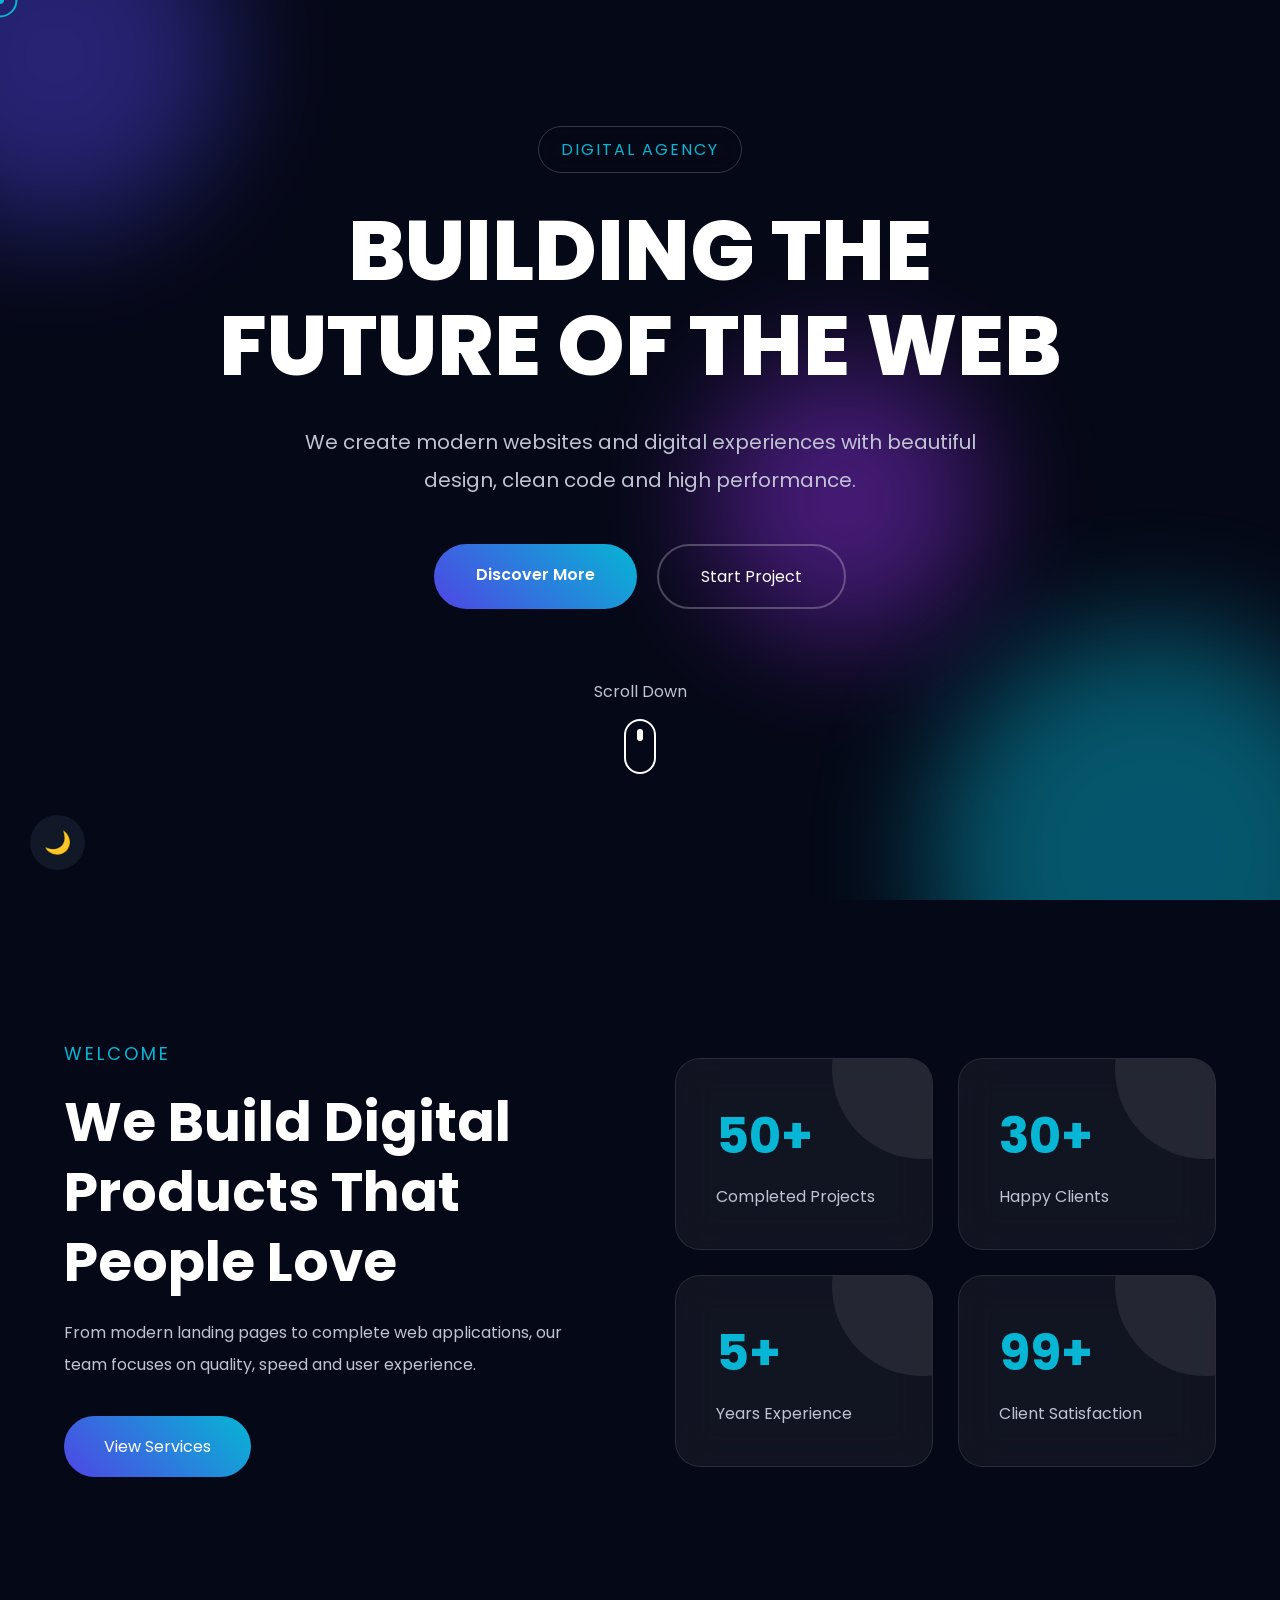
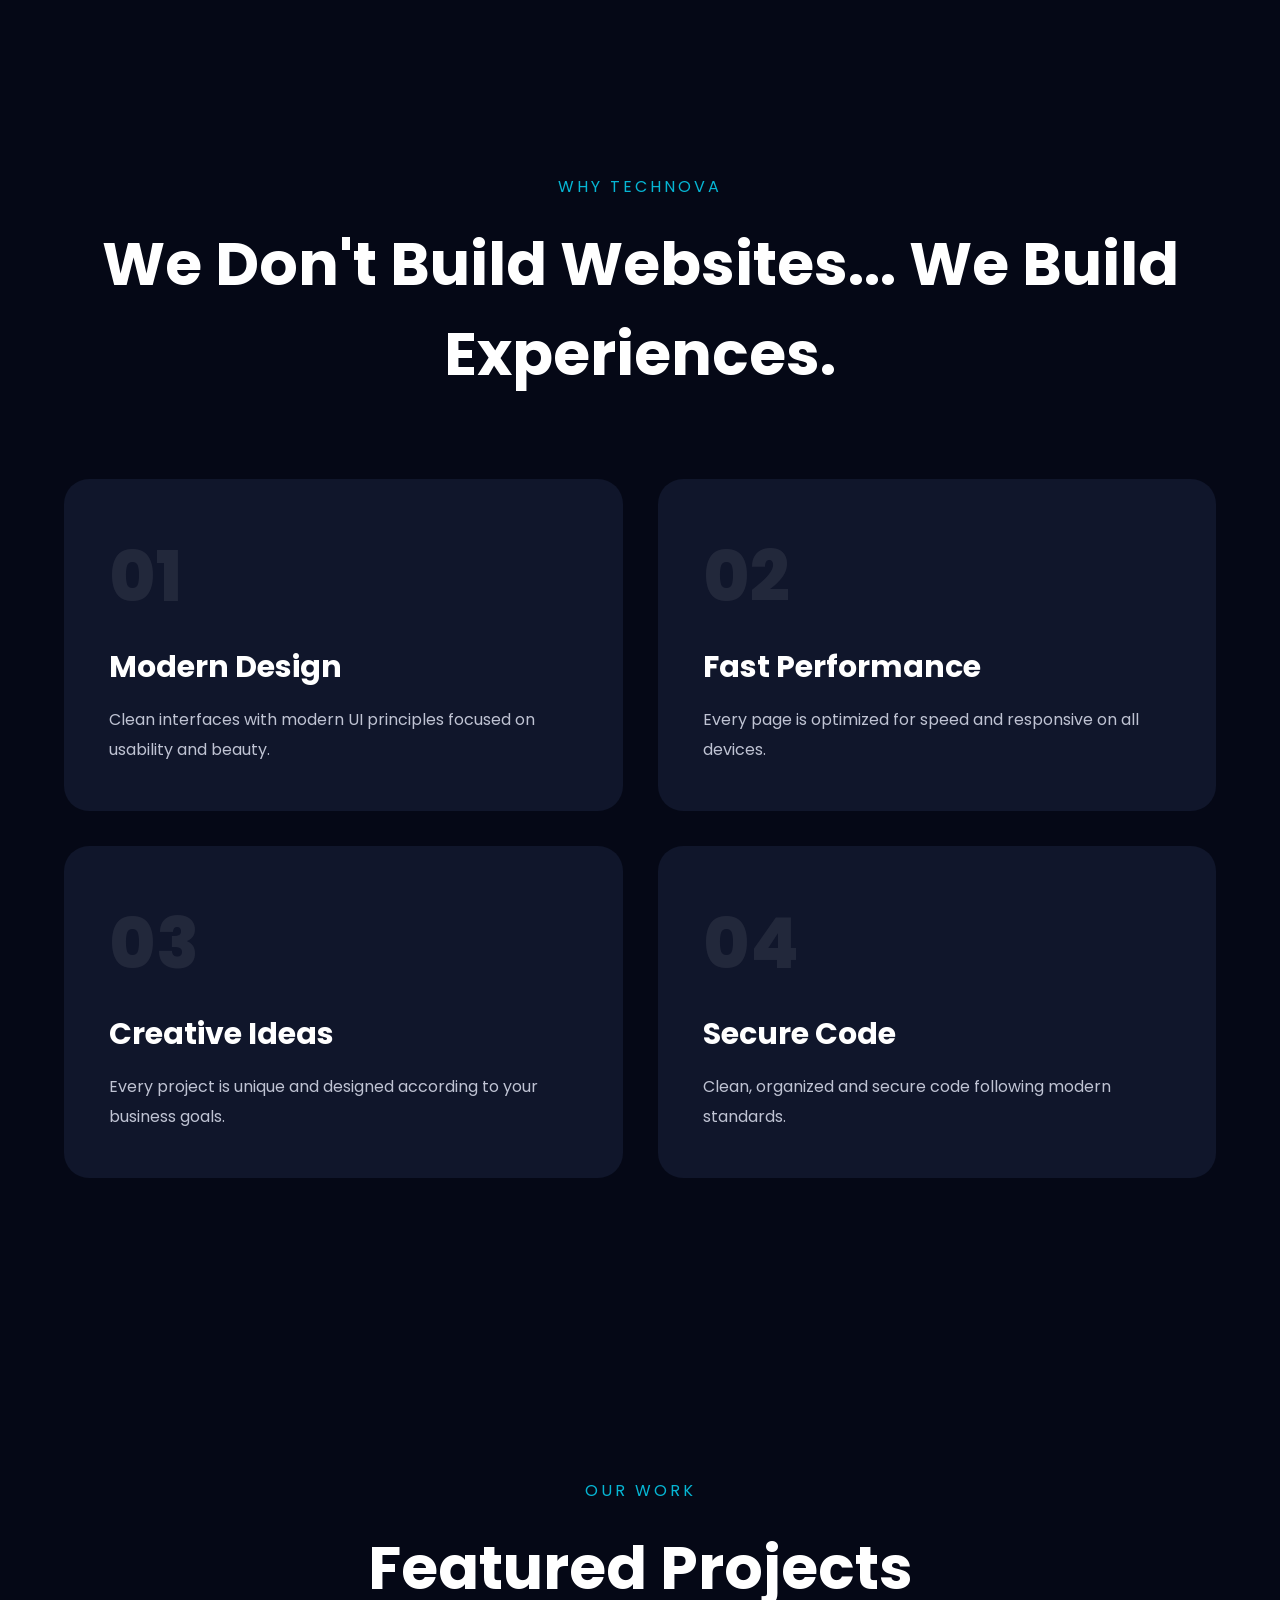
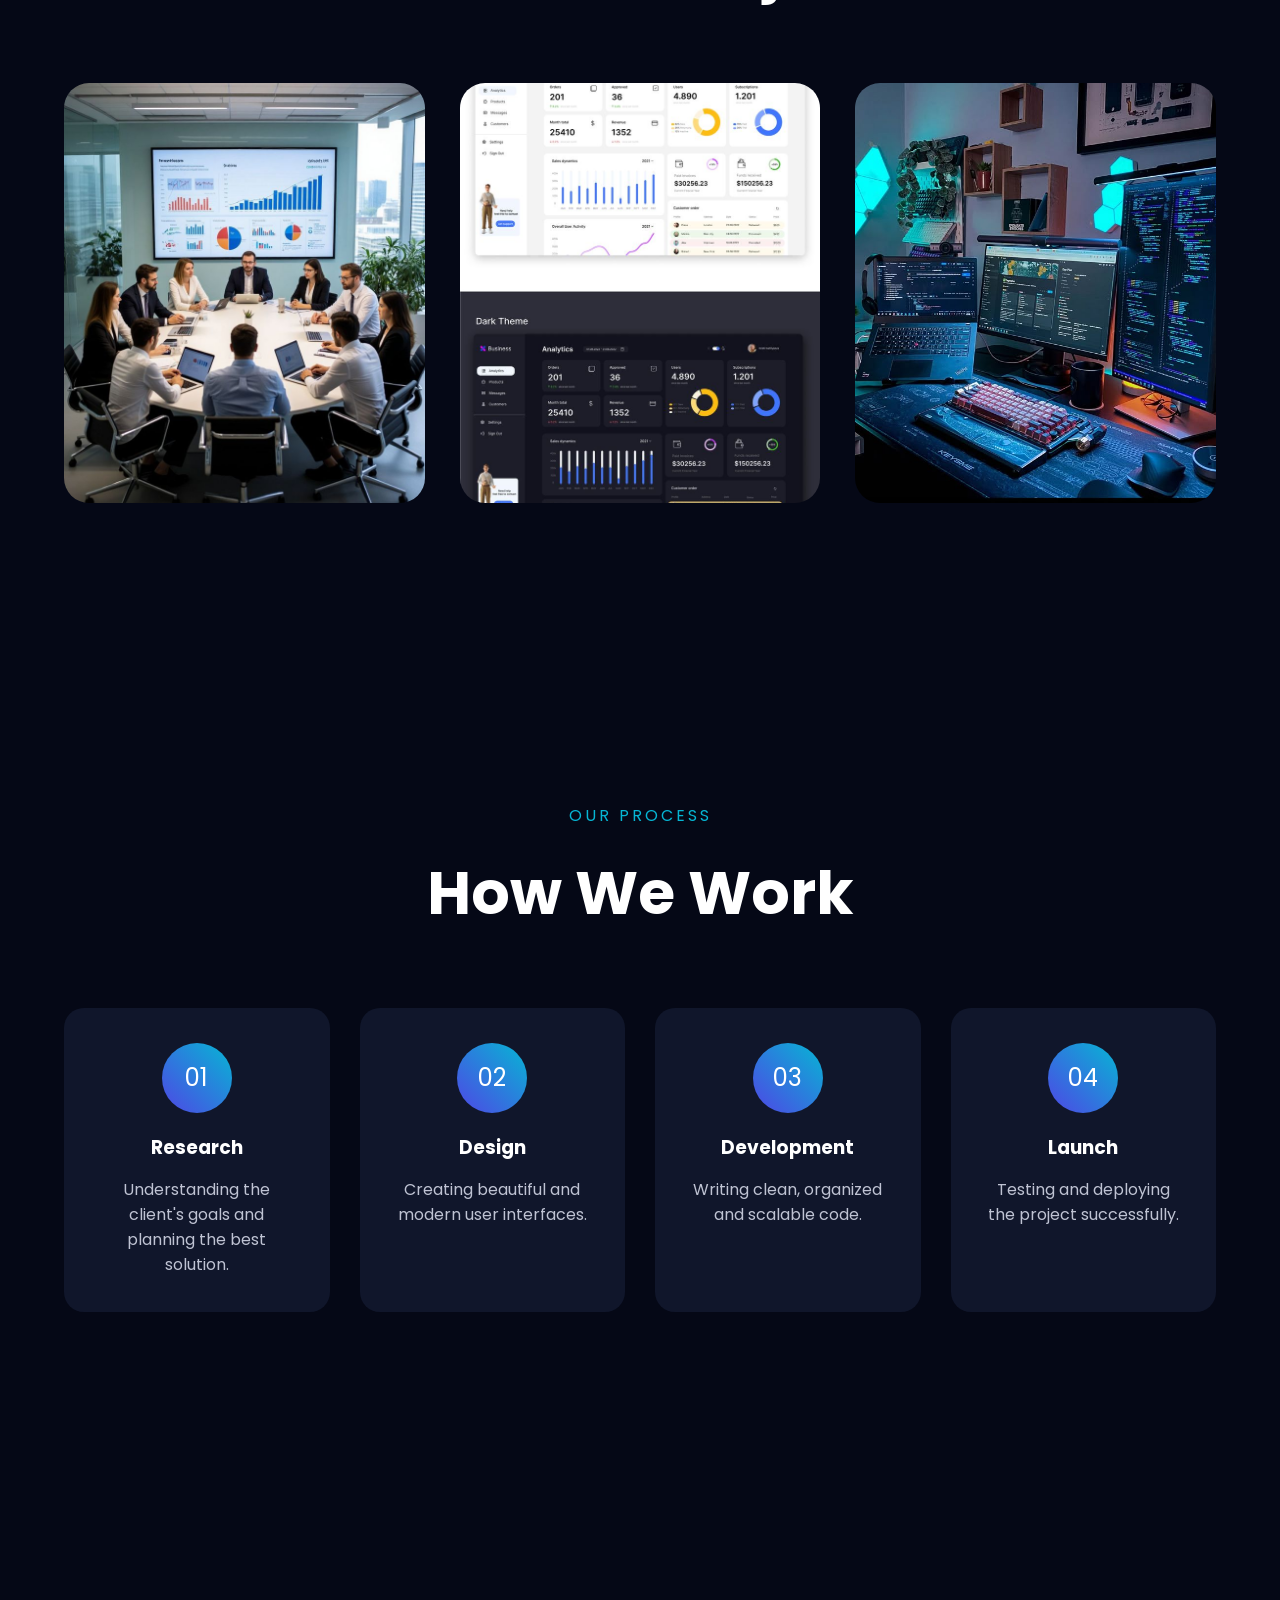
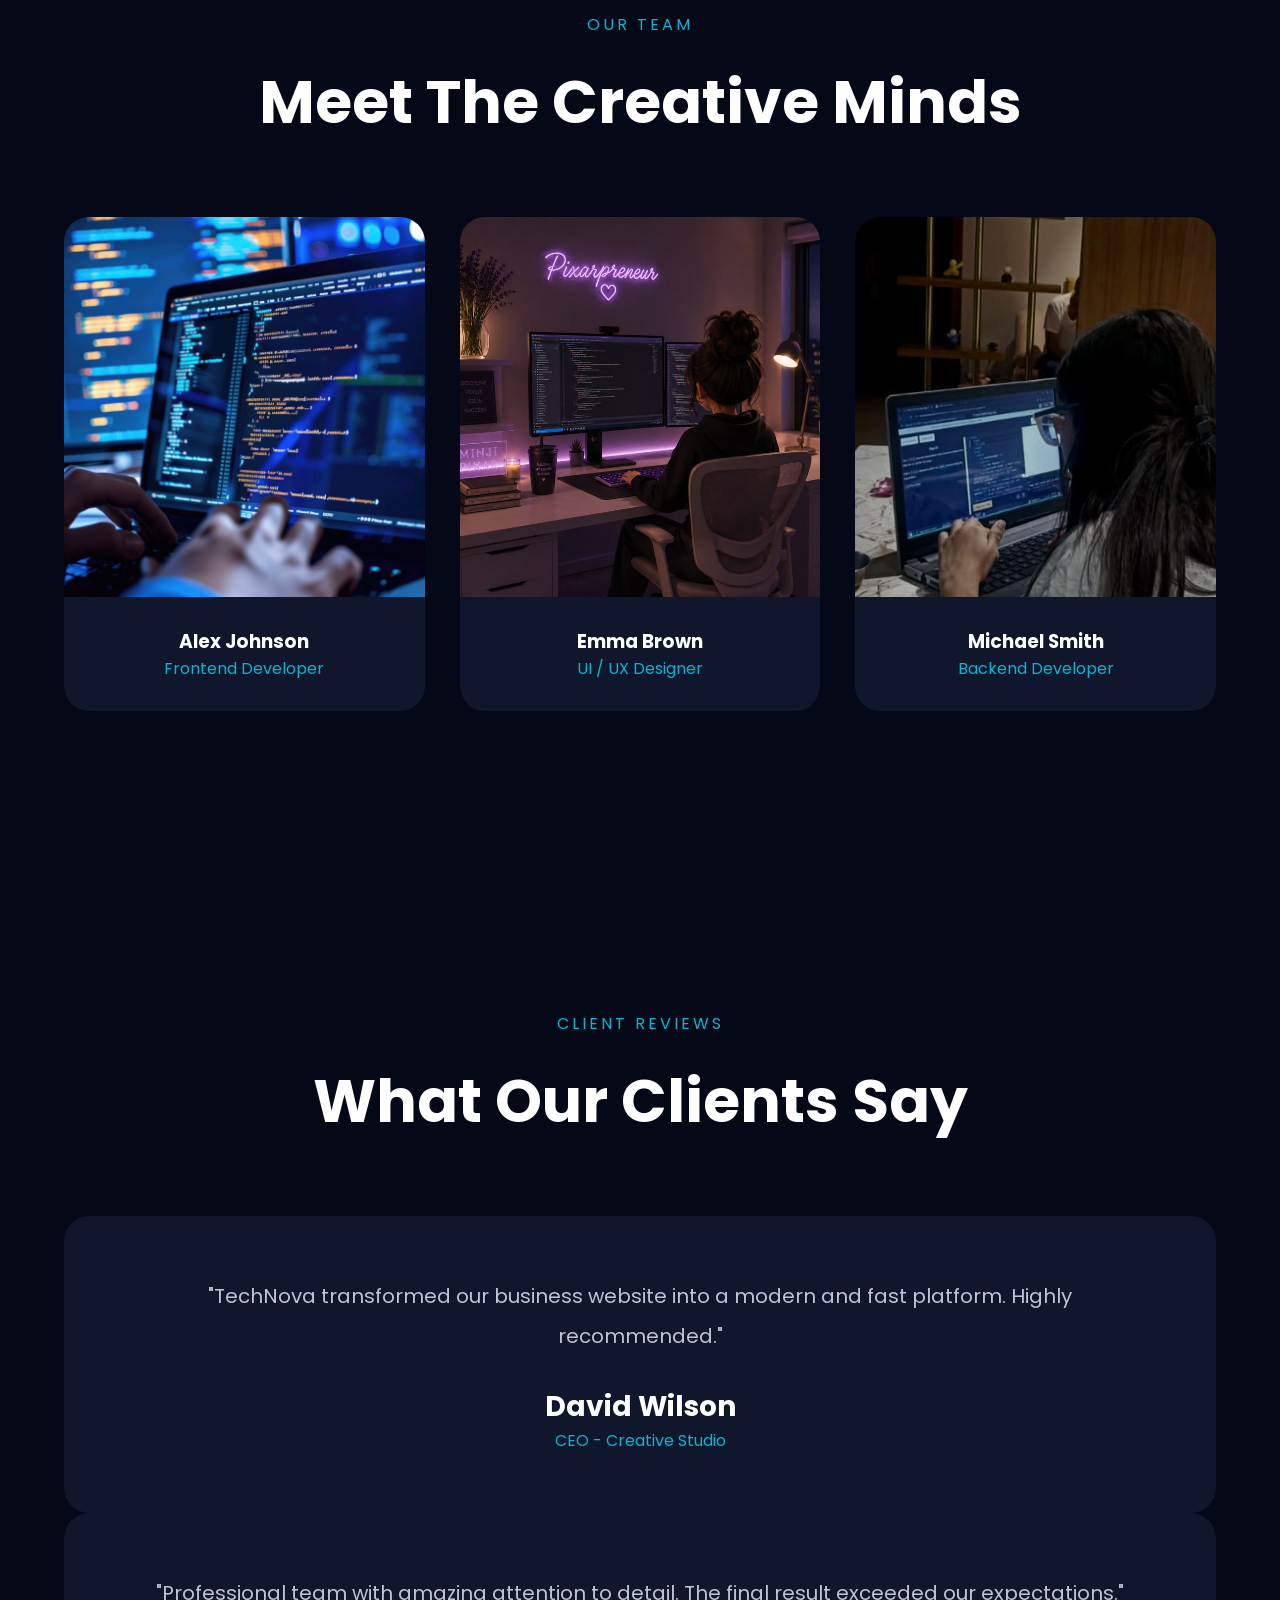
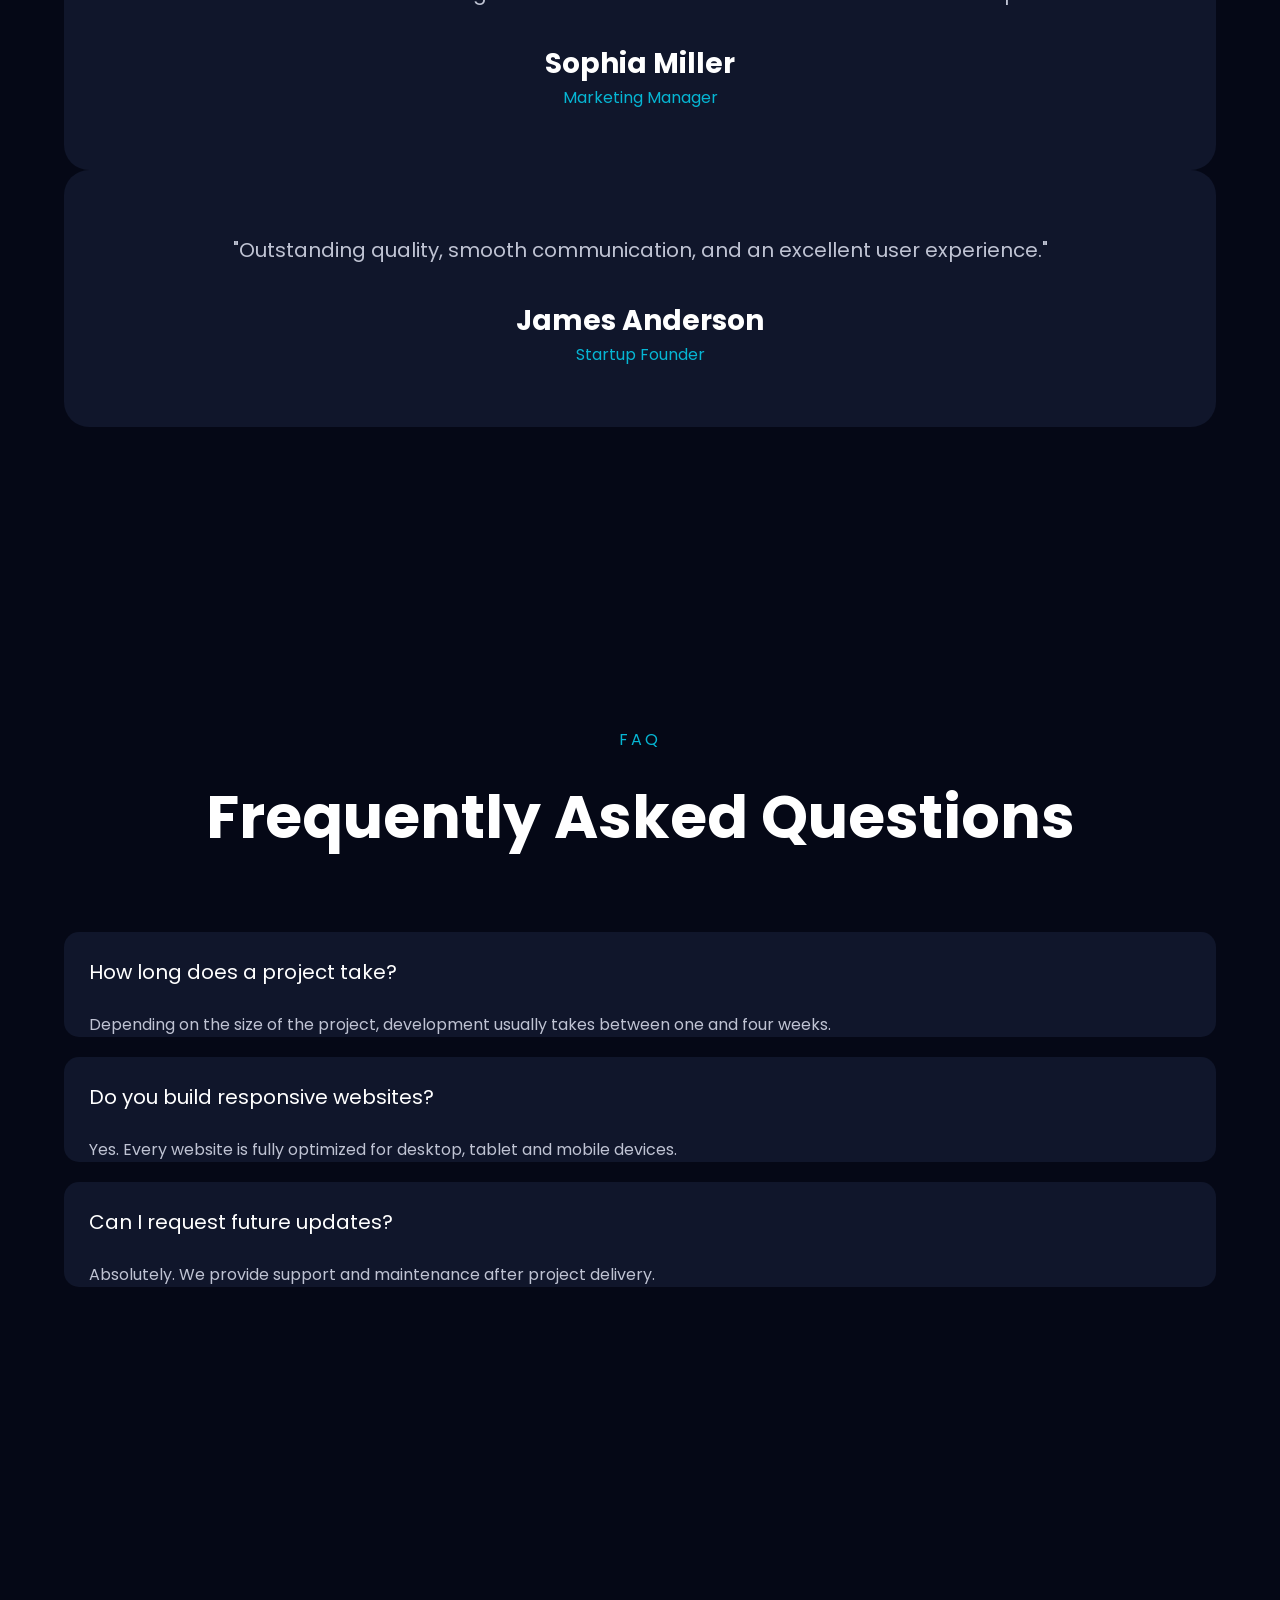
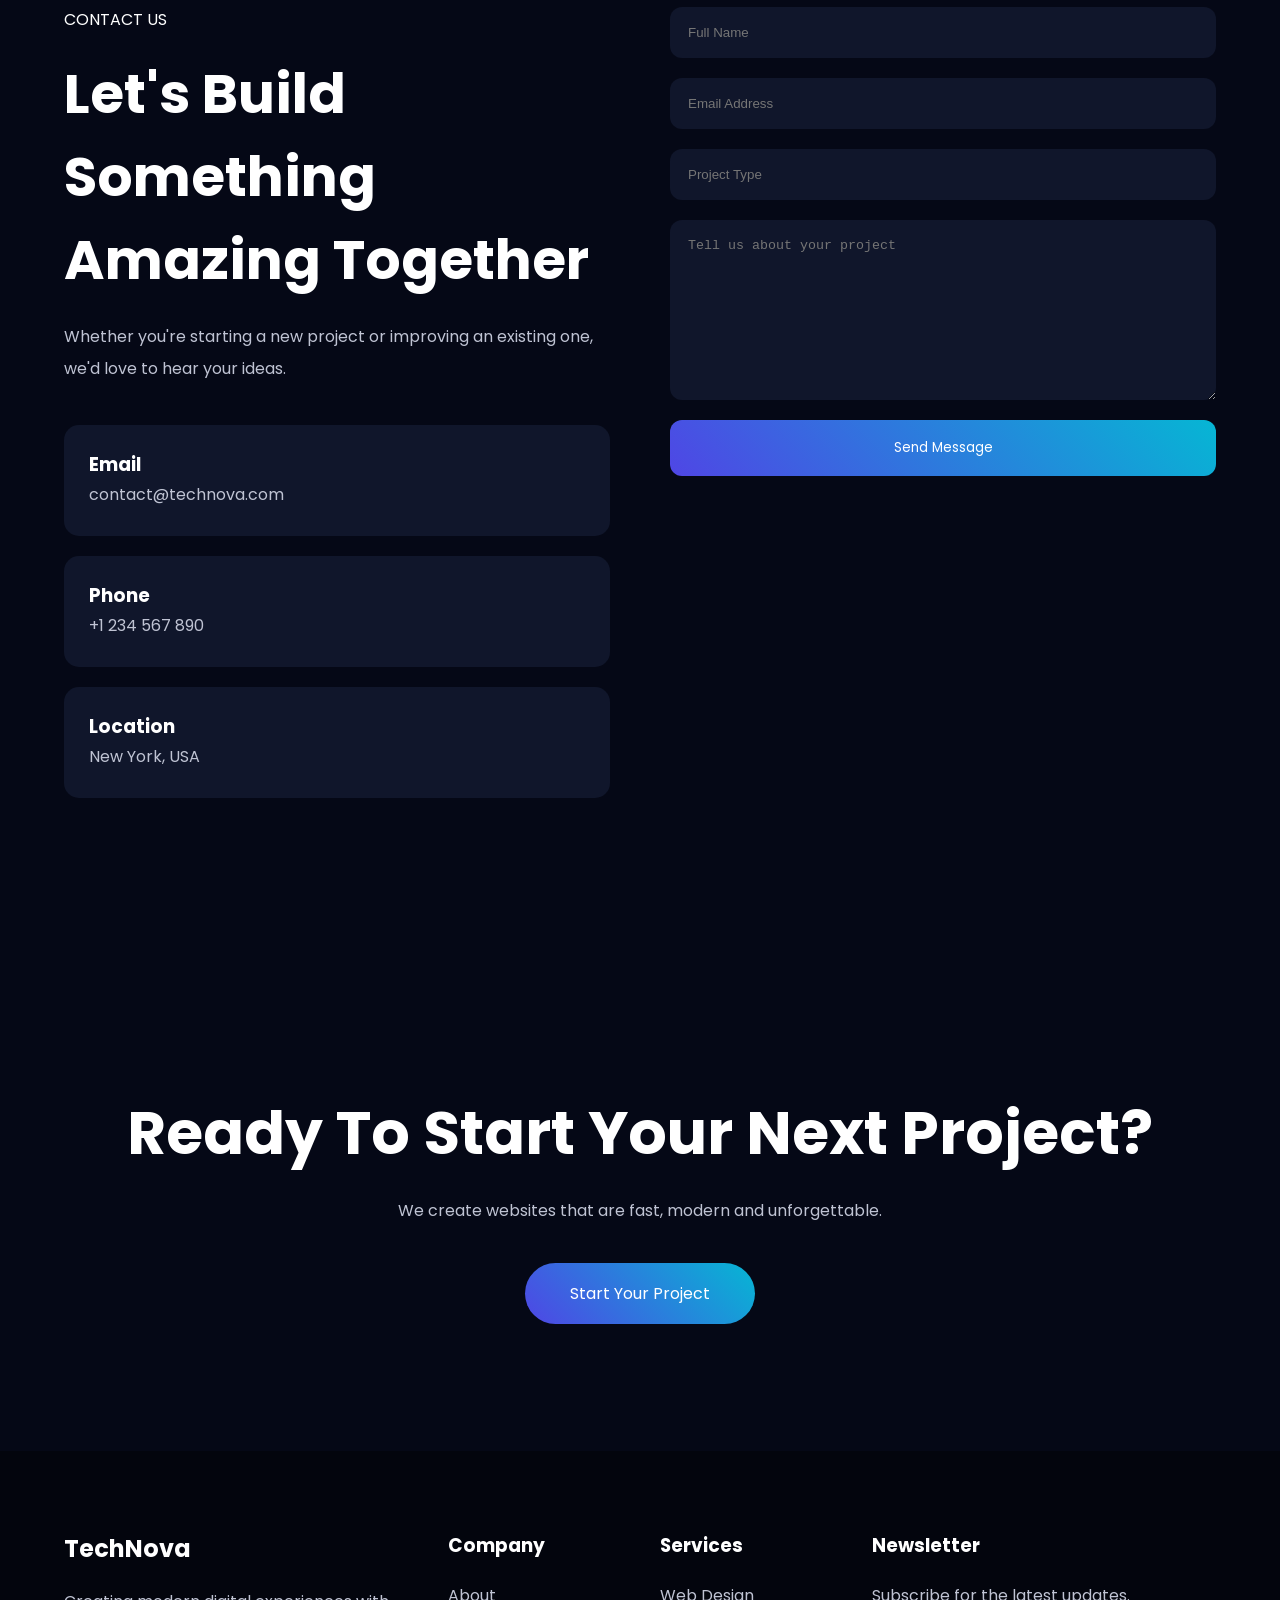
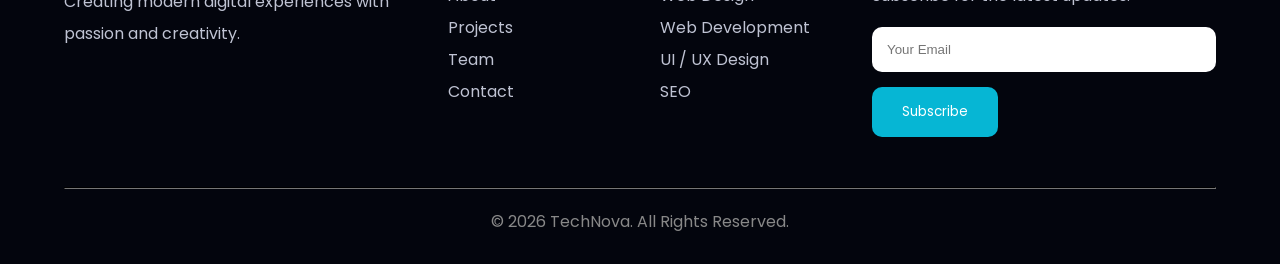
<file: index.html>
<!DOCTYPE html>
<html lang="en">

<head>

    <meta charset="UTF-8">

    <meta name="viewport" content="width=device-width, initial-scale=1.0">

    <title>TechNova X</title>

    <link rel="stylesheet" href="style.css">

    <link rel="preconnect" href="https://fonts.googleapis.com">

    <link rel="preconnect" href="https://fonts.gstatic.com" crossorigin>

    <link href="https://fonts.googleapis.com/css2?family=Poppins:wght@300;400;500;600;700;800&display=swap"
        rel="stylesheet">

</head>

<body>
    <div id="progress-bar"></div>

    <div class="cursor"></div>

    <div class="cursor2"></div>

    <button id="theme-toggle">

        🌙

    </button>

    <!-- ================= Intro ================= -->

    <section class="intro" id="home">

        <div class="circles">

            <span class="circle one"></span>

            <span class="circle two"></span>

            <span class="circle three"></span>

        </div>

        <div class="intro-content">

            <span class="mini-title">

                DIGITAL AGENCY

            </span>
            <h1 id="typing">

            </h1>
            <p>

                We create modern websites and digital experiences
                with beautiful design, clean code and high performance.

            </p>

            <div class="intro-buttons">

                <a href="#discover" class="btn-primary">

                    Discover More

                </a>

                <a href="test.html" class="btn-outline">

                    Start Project

                </a>

            </div>

            <div class="scroll-box">

                <span>Scroll Down</span>

                <div class="mouse">

                    <div class="wheel"></div>

                </div>

            </div>

        </div>

    </section>

    <!-- ================= Discover ================= -->

    <section class="discover" id="discover">

        <div class="container">

            <div class="discover-left">

                <span>WELCOME</span>

                <h2>

                    We Build Digital Products
                    That People Love

                </h2>

                <p>

                    From modern landing pages to complete web
                    applications, our team focuses on quality,
                    speed and user experience.

                </p>

                <a href="test.html">

                    View Services

                </a>

            </div>

            <div class="discover-right">

                <div class="card">

                    <h3>50+</h3>

                    <p>Completed Projects</p>

                </div>

                <div class="card">

                    <h3>30+</h3>

                    <p>Happy Clients</p>

                </div>

                <div class="card">

                    <h3>5+</h3>

                    <p>Years Experience</p>

                </div>

                <div class="card">

                    <h3>99%</h3>

                    <p>Client Satisfaction</p>

                </div>

            </div>

        </div>

    </section>
    <!-- ================= Experience ================= -->

    <section class="experience">

        <div class="container">

            <div class="experience-title">

                <span>WHY TECHNOVA</span>

                <h2>

                    We Don't Build Websites...

                    We Build Experiences.

                </h2>

            </div>

            <div class="experience-grid">

                <div class="exp-card">

                    <div class="number">01</div>

                    <h3>Modern Design</h3>

                    <p>

                        Clean interfaces with modern UI principles
                        focused on usability and beauty.

                    </p>

                </div>

                <div class="exp-card">

                    <div class="number">02</div>

                    <h3>Fast Performance</h3>

                    <p>

                        Every page is optimized for speed and
                        responsive on all devices.

                    </p>

                </div>

                <div class="exp-card">

                    <div class="number">03</div>

                    <h3>Creative Ideas</h3>

                    <p>

                        Every project is unique and designed
                        according to your business goals.

                    </p>

                </div>

                <div class="exp-card">

                    <div class="number">04</div>

                    <h3>Secure Code</h3>

                    <p>

                        Clean, organized and secure code
                        following modern standards.

                    </p>

                </div>

            </div>

        </div>

    </section>

    <!-- ================= Featured Projects ================= -->

    <section class="projects">

        <div class="container">

            <div class="section-heading">

                <span>OUR WORK</span>

                <h2>Featured Projects</h2>

            </div>

            <div class="projects-grid">

                <article class="project">

                    <img src="images/project1.jpg" alt="Project">

                    <div class="project-info">

                        <span>Web Design</span>

                        <h3>Business Landing Page</h3>

                        <a href="test.html">

                            View Project →

                        </a>

                    </div>

                </article>

                <article class="project">

                    <img src="images/project2.jpg" alt="Project">

                    <div class="project-info">

                        <span>Development</span>

                        <h3>E-Commerce Website</h3>

                        <a href="test.html">

                            View Project →

                        </a>

                    </div>

                </article>

                <article class="project">

                    <img src="images/project3.jpg" alt="Project">

                    <div class="project-info">

                        <span>Creative UI</span>

                        <h3>Dashboard System</h3>

                        <a href="test.html">

                            View Project →

                        </a>

                    </div>

                </article>

            </div>

        </div>

    </section>

    <!-- ================= Process ================= -->

    <section class="process">

        <div class="container">

            <div class="section-heading">

                <span>OUR PROCESS</span>

                <h2>How We Work</h2>

            </div>

            <div class="timeline">

                <div class="step">

                    <span>01</span>

                    <h3>Research</h3>

                    <p>

                        Understanding the client's goals and
                        planning the best solution.

                    </p>

                </div>

                <div class="step">

                    <span>02</span>

                    <h3>Design</h3>

                    <p>

                        Creating beautiful and modern user
                        interfaces.

                    </p>

                </div>

                <div class="step">

                    <span>03</span>

                    <h3>Development</h3>

                    <p>

                        Writing clean, organized and scalable
                        code.

                    </p>

                </div>

                <div class="step">

                    <span>04</span>

                    <h3>Launch</h3>

                    <p>

                        Testing and deploying the project
                        successfully.

                    </p>

                </div>

            </div>

        </div>

    </section>
    <!-- ================= Team ================= -->

    <section class="team">

        <div class="container">

            <div class="section-heading">

                <span>OUR TEAM</span>

                <h2>Meet The Creative Minds</h2>

            </div>

            <div class="team-grid">

                <div class="member">

                    <div class="member-image">

                        <img src="images/team1.jpg" alt="Developer">

                    </div>

                    <div class="member-content">

                        <h3>Alex Johnson</h3>

                        <p>Frontend Developer</p>

                    </div>

                </div>

                <div class="member">

                    <div class="member-image">

                        <img src="images/team2.jpg" alt="Designer">

                    </div>

                    <div class="member-content">

                        <h3>Emma Brown</h3>

                        <p>UI / UX Designer</p>

                    </div>

                </div>

                <div class="member">

                    <div class="member-image">

                        <img src="images/team3.jpg" alt="Backend">

                    </div>

                    <div class="member-content">

                        <h3>Michael Smith</h3>

                        <p>Backend Developer</p>

                    </div>

                </div>

            </div>

        </div>

    </section>

    <!-- ================= Testimonials ================= -->

    <section class="testimonials">

        <div class="container">

            <div class="section-heading">

                <span>CLIENT REVIEWS</span>

                <h2>What Our Clients Say</h2>

            </div>

            <div class="testimonial-slider">

                <div class="testimonial">

                    <p>

                        "TechNova transformed our business website
                        into a modern and fast platform.
                        Highly recommended."

                    </p>

                    <h4>David Wilson</h4>

                    <span>CEO - Creative Studio</span>

                </div>

                <div class="testimonial">

                    <p>

                        "Professional team with amazing attention
                        to detail. The final result exceeded
                        our expectations."

                    </p>

                    <h4>Sophia Miller</h4>

                    <span>Marketing Manager</span>

                </div>

                <div class="testimonial">

                    <p>

                        "Outstanding quality, smooth communication,
                        and an excellent user experience."

                    </p>

                    <h4>James Anderson</h4>

                    <span>Startup Founder</span>

                </div>

            </div>

        </div>

    </section>

    <!-- ================= FAQ ================= -->

    <section class="faq">

        <div class="container">

            <div class="section-heading">

                <span>FAQ</span>

                <h2>Frequently Asked Questions</h2>

            </div>

            <div class="faq-container">

                <div class="faq-item">

                    <button class="faq-question">

                        How long does a project take?

                    </button>

                    <div class="faq-answer">

                        <p>

                            Depending on the size of the project,
                            development usually takes between
                            one and four weeks.

                        </p>

                    </div>

                </div>

                <div class="faq-item">

                    <button class="faq-question">

                        Do you build responsive websites?

                    </button>

                    <div class="faq-answer">

                        <p>

                            Yes. Every website is fully optimized
                            for desktop, tablet and mobile devices.

                        </p>

                    </div>

                </div>

                <div class="faq-item">

                    <button class="faq-question">

                        Can I request future updates?

                    </button>

                    <div class="faq-answer">

                        <p>

                            Absolutely. We provide support and
                            maintenance after project delivery.

                        </p>

                    </div>

                </div>

            </div>

        </div>

    </section>
    <!-- ================= Contact ================= -->

    <section class="contact">

        <div class="container">

            <div class="contact-left">

                <span>CONTACT US</span>

                <h2>

                    Let's Build Something Amazing Together

                </h2>

                <p>

                    Whether you're starting a new project or
                    improving an existing one, we'd love to
                    hear your ideas.

                </p>

                <div class="contact-boxes">

                    <div class="info-card">

                        <h3>Email</h3>

                        <p>contact@technova.com</p>

                    </div>

                    <div class="info-card">

                        <h3>Phone</h3>

                        <p>+1 234 567 890</p>

                    </div>

                    <div class="info-card">

                        <h3>Location</h3>

                        <p>New York, USA</p>

                    </div>

                </div>

            </div>

            <div class="contact-right">

                <form>

                    <input type="text" placeholder="Full Name" required>

                    <input type="email" placeholder="Email Address" required>

                    <input type="text" placeholder="Project Type">

                    <textarea placeholder="Tell us about your project"></textarea>

                    <button type="submit">

                        Send Message

                    </button>

                </form>

            </div>

        </div>

    </section>

    <!-- ================= CTA ================= -->

    <section class="cta">

        <div class="container">

            <h2>

                Ready To Start Your Next Project?

            </h2>

            <p>

                We create websites that are fast,
                modern and unforgettable.

            </p>

            <a href="test.html">

                Start Your Project

            </a>

        </div>

    </section>

    <!-- ================= Footer ================= -->

    <footer>

        <div class="container">

            <div class="footer-grid">

                <div>

                    <h2>TechNova</h2>

                    <p>

                        Creating modern digital experiences
                        with passion and creativity.

                    </p>

                </div>

                <div>

                    <h3>Company</h3>

                    <ul>

                        <li><a href="#discover">About</a></li>

                        <li><a href="#projects">Projects</a></li>

                        <li><a href="#team">Team</a></li>

                        <li><a href="#contact">Contact</a></li>

                    </ul>

                </div>

                <div>

                    <h3>Services</h3>

                    <ul>

                        <li>Web Design</li>

                        <li>Web Development</li>

                        <li>UI / UX Design</li>

                        <li>SEO</li>

                    </ul>

                </div>

                <div>

                    <h3>Newsletter</h3>

                    <p>

                        Subscribe for the latest updates.

                    </p>

                    <input type="email" placeholder="Your Email">

                    <button>

                        Subscribe

                    </button>

                </div>

            </div>

            <hr>

            <p class="copyright">

                © 2026 TechNova. All Rights Reserved.

            </p>

        </div>

    </footer>

    <!-- Back To Top -->

    <button id="topBtn">

        ↑

    </button>

    <script src="script.js"></script>

</body>

</html>
</file>
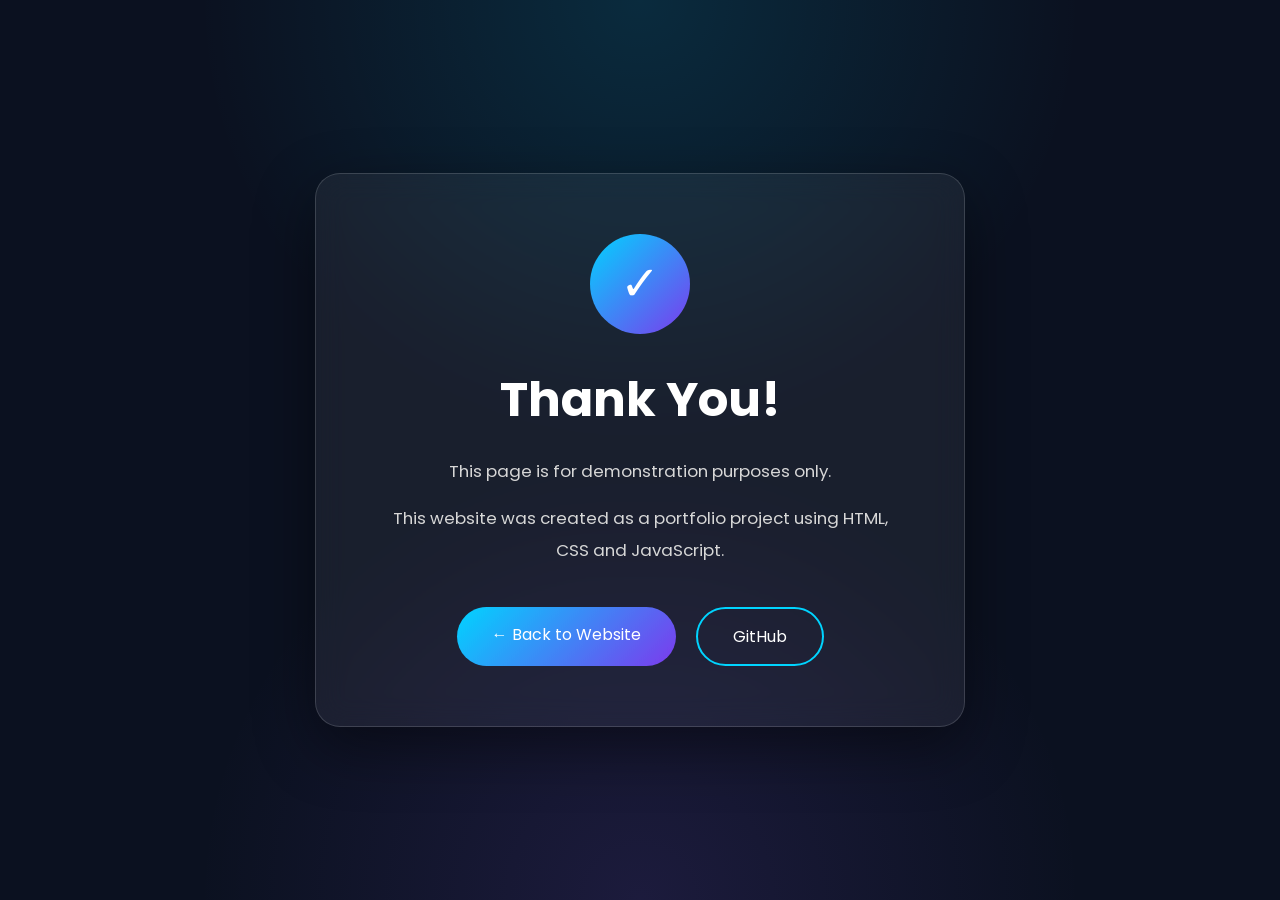
<file: test.html>
<!DOCTYPE html>
<html lang="en">
<head>
    <meta charset="UTF-8">
    <meta name="viewport" content="width=device-width, initial-scale=1.0">
    <title>Demo Page | TechNova X</title>

    <link rel="stylesheet" href="test.css">

    <link href="https://fonts.googleapis.com/css2?family=Poppins:wght@300;400;600;700&display=swap" rel="stylesheet">
</head>

<body>

<div class="container">

    <div class="icon">✓</div>

    <h1>Thank You!</h1>

    <p>
        This page is for demonstration purposes only.
    </p>

    <p class="info">
        This website was created as a portfolio project using
        HTML, CSS and JavaScript.
    </p>

    <div class="buttons">
        <a href="index.html" class="btn">← Back to Website</a>

        <a href="https://github.com/YourUserName" target="_blank" class="btn outline">
            GitHub
        </a>
    </div>

</div>

</body>
</html>
</file>
<file: style.css>
/*=================================================
                Google Font
=================================================*/

@import url('https://fonts.googleapis.com/css2?family=Poppins:wght@300;400;500;600;700;800&display=swap');

/*=================================================
                Reset
=================================================*/

*{
    margin:0;
    padding:0;
    box-sizing:border-box;
}

html{
    scroll-behavior:smooth;
}

body{

    font-family:'Poppins',sans-serif;

    background:#050816;

    color:#fff;

    overflow-x:hidden;

}

a{

    text-decoration:none;

    color:inherit;

}

img{

    max-width:100%;

    display:block;

}

button{

    font-family:inherit;

}

.container{

    width:90%;

    max-width:1300px;

    margin:auto;

}

/*=================================================
                Variables
=================================================*/

:root{

    --main:#4F46E5;

    --second:#06B6D4;

    --white:#ffffff;

    --gray:#bfc3d3;

    --dark:#050816;

    --card:#10162b;

}

/*=================================================
                Intro
=================================================*/

.intro{

    min-height:100vh;

    display:flex;

    justify-content:center;

    align-items:center;

    text-align:center;

    position:relative;

    overflow:hidden;

}

.intro-content{

    position:relative;

    z-index:5;

    max-width:900px;

}

.mini-title{

    display:inline-block;

    padding:10px 22px;

    border:1px solid rgba(255,255,255,.2);

    border-radius:50px;

    color:var(--second);

    margin-bottom:30px;

    letter-spacing:2px;

    backdrop-filter:blur(12px);

}

.intro h1{

    font-size:85px;

    line-height:95px;

    font-weight:800;

    margin-bottom:30px;

}

.intro h1 span{

    color:var(--second);

}

.intro p{

    color:var(--gray);

    font-size:20px;

    line-height:1.9;

    margin:auto;

    max-width:700px;

}

/*=================================================
                Buttons
=================================================*/

.intro-buttons{

    display:flex;

    justify-content:center;

    gap:20px;

    margin-top:45px;

}

.btn-primary{

    background:linear-gradient(45deg,var(--main),var(--second));

    padding:18px 42px;

    border-radius:50px;

    color:white;

    font-weight:600;

    transition:.4s;

}

.btn-primary:hover{

    transform:translateY(-8px);

    box-shadow:0 15px 35px rgba(79,70,229,.5);

}

.btn-outline{

    border:2px solid rgba(255,255,255,.25);

    padding:18px 42px;

    border-radius:50px;

    transition:.4s;

}

.btn-outline:hover{

    background:white;

    color:#111;

}

/*=================================================
            Scroll Mouse
=================================================*/

.scroll-box{

    margin-top:70px;

}

.scroll-box span{

    color:var(--gray);

    display:block;

    margin-bottom:15px;

}

.mouse{

    width:32px;

    height:55px;

    border:2px solid white;

    border-radius:30px;

    margin:auto;

    position:relative;

}

.wheel{

    width:6px;

    height:12px;

    background:white;

    border-radius:10px;

    position:absolute;

    left:50%;

    transform:translateX(-50%);

    top:8px;

    animation:scroll 1.6s infinite;

}

/*=================================================
            Floating Circles
=================================================*/

.circle{

    position:absolute;

    border-radius:50%;

    filter:blur(60px);

    opacity:.45;

}

.one{

    width:350px;

    height:350px;

    background:#4F46E5;

    top:-120px;

    left:-120px;

}

.two{

    width:450px;

    height:450px;

    background:#06B6D4;

    bottom:-180px;

    right:-100px;

}

.three{

    width:280px;

    height:280px;

    background:#9333EA;

    top:40%;

    left:55%;

}

/*=================================================
                Animation
=================================================*/

@keyframes scroll{

    0%{

        opacity:1;

        top:8px;

    }

    100%{

        opacity:0;

        top:28px;

    }

}
/*=================================================
                Discover Section
=================================================*/

.discover{

    padding:140px 0;

    position:relative;

}

.discover .container{

    display:grid;

    grid-template-columns:1fr 1fr;

    gap:70px;

    align-items:center;

}

.discover-left span{

    color:var(--second);

    font-size:18px;

    letter-spacing:3px;

}

.discover-left h2{

    font-size:55px;

    margin:20px 0;

    line-height:70px;

}

.discover-left p{

    color:var(--gray);

    line-height:2;

    margin-bottom:35px;

}

.discover-left a{

    display:inline-block;

    background:linear-gradient(45deg,var(--main),var(--second));

    padding:18px 40px;

    border-radius:50px;

    transition:.4s;

}

.discover-left a:hover{

    transform:translateY(-8px);

}

/*=================================================
                Discover Cards
=================================================*/

.discover-right{

    display:grid;

    grid-template-columns:repeat(2,1fr);

    gap:25px;

}

.card{

    background:rgba(255,255,255,.05);

    backdrop-filter:blur(18px);

    border:1px solid rgba(255,255,255,.1);

    border-radius:25px;

    padding:40px;

    transition:.5s;

    position:relative;

    overflow:hidden;

}

.card::before{

    content:"";

    position:absolute;

    width:180px;

    height:180px;

    background:rgba(255,255,255,.08);

    border-radius:50%;

    top:-80px;

    right:-80px;

}

.card:hover{

    transform:translateY(-15px);

    border-color:var(--second);

    box-shadow:0 20px 40px rgba(6,182,212,.25);

}

.card h3{

    font-size:50px;

    color:var(--second);

    margin-bottom:10px;

}

.card p{

    color:var(--gray);

}

/*=================================================
                Experience
=================================================*/

.experience{

    padding:150px 0;

}

.experience-title{

    text-align:center;

    margin-bottom:80px;

}

.experience-title span{

    color:var(--second);

    letter-spacing:3px;

}

.experience-title h2{

    font-size:60px;

    margin-top:20px;

}

.experience-grid{

    display:grid;

    grid-template-columns:repeat(2,1fr);

    gap:35px;

}

.exp-card{

    background:var(--card);

    padding:45px;

    border-radius:25px;

    transition:.5s;

    position:relative;

    overflow:hidden;

}

.exp-card:hover{

    transform:translateY(-15px);

}

.exp-card::after{

    content:"";

    position:absolute;

    left:0;

    bottom:0;

    width:0;

    height:5px;

    background:linear-gradient(90deg,var(--main),var(--second));

    transition:.5s;

}

.exp-card:hover::after{

    width:100%;

}

.number{

    font-size:70px;

    color:rgba(255,255,255,.08);

    font-weight:800;

}

.exp-card h3{

    font-size:30px;

    margin:15px 0;

}

.exp-card p{

    color:var(--gray);

    line-height:1.9;

}

/*=================================================
                Section Heading
=================================================*/

.section-heading{

    text-align:center;

    margin-bottom:70px;

}

.section-heading span{

    color:var(--second);

    letter-spacing:3px;

}

.section-heading h2{

    font-size:60px;

    margin-top:20px;

}
/*=================================================
                Projects
=================================================*/

.projects{

    padding:150px 0;

}

.projects-grid{

    display:grid;

    grid-template-columns:repeat(3,1fr);

    gap:35px;

}

.project{

    position:relative;

    overflow:hidden;

    border-radius:25px;

    cursor:pointer;

}

.project img{

    width:100%;

    height:420px;

    object-fit:cover;

    transition:.6s;

}

.project-info{

    position:absolute;

    left:0;

    bottom:-100%;

    width:100%;

    padding:35px;

    background:linear-gradient(transparent,#050816);

    transition:.6s;

}

.project:hover img{

    transform:scale(1.12);

}

.project:hover .project-info{

    bottom:0;

}

.project-info span{

    color:var(--second);

}

.project-info h3{

    margin:15px 0;

    font-size:30px;

}

.project-info a{

    display:inline-block;

    margin-top:15px;

    color:white;

}

/*=================================================
                    Process
=================================================*/

.process{

    padding:150px 0;

}

.timeline{

    display:grid;

    grid-template-columns:repeat(4,1fr);

    gap:30px;

}

.step{

    background:var(--card);

    padding:35px;

    border-radius:20px;

    text-align:center;

    transition:.4s;

}

.step:hover{

    transform:translateY(-12px);

}

.step span{

    display:inline-flex;

    justify-content:center;

    align-items:center;

    width:70px;

    height:70px;

    border-radius:50%;

    background:linear-gradient(45deg,var(--main),var(--second));

    font-size:24px;

    margin-bottom:20px;

}

.step p{

    color:var(--gray);

    margin-top:15px;

}

/*=================================================
                    Team
=================================================*/

.team{

    padding:150px 0;

}

.team-grid{

    display:grid;

    grid-template-columns:repeat(3,1fr);

    gap:35px;

}

.member{

    background:var(--card);

    border-radius:25px;

    overflow:hidden;

    transition:.5s;

}

.member:hover{

    transform:translateY(-15px);

}

.member-image{

    overflow:hidden;

}

.member-image img{

    height:380px;

    width:100%;

    object-fit:cover;

    transition:.6s;

}

.member:hover img{

    transform:scale(1.1);

}

.member-content{

    padding:30px;

    text-align:center;

}

.member-content p{

    color:var(--second);

}

/*=================================================
                Testimonials
=================================================*/

.testimonials{

    padding:150px 0;

}

.testimonial{

    background:var(--card);

    padding:60px;

    border-radius:25px;

    text-align:center;

}

.testimonial p{

    color:var(--gray);

    font-size:20px;

    line-height:2;

}

.testimonial h4{

    margin-top:30px;

    font-size:28px;

}

.testimonial span{

    color:var(--second);

}

/*=================================================
                    FAQ
=================================================*/

.faq{

    padding:150px 0;

}

.faq-item{

    background:var(--card);

    border-radius:15px;

    margin-bottom:20px;

    overflow:hidden;

}

.faq-question{

    width:100%;

    background:none;

    border:none;

    color:white;

    padding:25px;

    text-align:left;

    font-size:20px;

    cursor:pointer;

}

.faq-answer{

    padding:0 25px 25px;

    color:var(--gray);

}

/*=================================================
                Contact
=================================================*/

.contact{

    padding:150px 0;

}

.contact .container{

    display:grid;

    grid-template-columns:1fr 1fr;

    gap:60px;

}

.contact h2{

    font-size:55px;

    margin:20px 0;

}

.contact p{

    color:var(--gray);

    line-height:2;

}

.contact-boxes{

    margin-top:40px;

}

.info-card{

    background:var(--card);

    padding:25px;

    border-radius:15px;

    margin-bottom:20px;

}

.contact form{

    display:flex;

    flex-direction:column;

    gap:20px;

}

.contact input,

.contact textarea{

    background:var(--card);

    border:none;

    outline:none;

    padding:18px;

    color:white;

    border-radius:12px;

}

.contact textarea{

    height:180px;

}

.contact button{

    background:linear-gradient(45deg,var(--main),var(--second));

    border:none;

    color:white;

    padding:18px;

    border-radius:12px;

    cursor:pointer;

}

/*=================================================
                CTA
=================================================*/

.cta{

    padding:120px 0;

    text-align:center;

}

.cta h2{

    font-size:60px;

}

.cta p{

    color:var(--gray);

    margin:20px 0 40px;

}

.cta a{

    display:inline-block;

    padding:18px 45px;

    border-radius:50px;

    background:linear-gradient(45deg,var(--main),var(--second));

}

/*=================================================
                Footer
=================================================*/

footer{

    padding:80px 0 30px;

    background:#03050d;

}

.footer-grid{

    display:grid;

    grid-template-columns:2fr 1fr 1fr 2fr;

    gap:40px;

}

.footer-grid h2,

.footer-grid h3{

    margin-bottom:20px;

}

.footer-grid p,

.footer-grid li{

    color:var(--gray);

    line-height:2;

    list-style:none;

}

.footer-grid input{

    width:100%;

    margin-top:15px;

    padding:15px;

    border:none;

    border-radius:10px;

}

.footer-grid button{

    margin-top:15px;

    padding:15px 30px;

    border:none;

    border-radius:10px;

    background:var(--second);

    color:white;

}

footer hr{

    margin:50px 0 20px;

    border-color:#222;

}

.copyright{

    text-align:center;

    color:#888;

}

/*=================================================
                Back To Top
=================================================*/

#topBtn{

    position:fixed;

    right:30px;

    bottom:30px;

    width:55px;

    height:55px;

    border:none;

    border-radius:50%;

    background:linear-gradient(45deg,var(--main),var(--second));

    color:white;

    cursor:pointer;

    font-size:22px;

}

/*=================================================
                Responsive
=================================================*/

@media(max-width:992px){

.intro h1{

font-size:55px;

line-height:70px;

}

.discover .container,

.contact .container{

grid-template-columns:1fr;

}

.discover-right,

.projects-grid,

.team-grid,

.timeline{

grid-template-columns:1fr;

}

.footer-grid{

grid-template-columns:1fr;

}

}
section{

opacity:0;

transform:translateY(80px);

transition:1s;

}

section.show{

opacity:1;

transform:translateY(0);

}

.loaded .intro{

animation:fadeIntro 1.2s ease;

}

@keyframes fadeIntro{

from{

opacity:0;

transform:scale(1.05);

}

to{

opacity:1;

transform:scale(1);

}

}
/*=========================================
            FAQ Animation
=========================================*/

.faq-answer{

max-height:0;

overflow:hidden;

transition:.5s;

}

/*=========================================
            Top Button
=========================================*/

#topBtn{

opacity:0;

pointer-events:none;

transition:.4s;

}

/*=========================================
            Ripple
=========================================*/

a,
button{

position:relative;

overflow:hidden;

}

.ripple{

position:absolute;

width:20px;

height:20px;

background:rgba(255,255,255,.4);

border-radius:50%;

transform:translate(-50%,-50%);

animation:ripple .6s linear;

}

@keyframes ripple{

0%{

width:0;

height:0;

opacity:.8;

}

100%{

width:400px;

height:400px;

opacity:0;

}

}
/*=========================================
            Progress Bar
=========================================*/

#progress-bar{

position:fixed;

top:0;

left:0;

width:0;

height:5px;

background:linear-gradient(90deg,#06B6D4,#4F46E5);

z-index:99999;

}

/*=========================================
            Cursor
=========================================*/

.cursor{

position:fixed;

width:35px;

height:35px;

border:2px solid #06B6D4;

border-radius:50%;

pointer-events:none;

transform:translate(-50%,-50%);

transition:.15s;

z-index:9999;

}

.cursor2{

position:fixed;

width:8px;

height:8px;

background:#06B6D4;

border-radius:50%;

pointer-events:none;

transform:translate(-50%,-50%);

z-index:9999;

}

/*=========================================
            Theme Button
=========================================*/

#theme-toggle{

position:fixed;

left:30px;

bottom:30px;

width:55px;

height:55px;

border:none;

border-radius:50%;

font-size:22px;

cursor:pointer;

background:#111827;

color:white;

z-index:999;

}

/*=========================================
            Light Mode
=========================================*/

body.light{

background:#f5f5f5;

color:#111;

}

body.light .card,
body.light .project,
body.light .member,
body.light .exp-card,
body.light .testimonial,
body.light .faq-item,
body.light .info-card{

background:white;

color:#111;

}

body.light p{

color:#555;

}

/*=========================================
        Floating Animation
=========================================*/

.one{

animation:float1 8s infinite alternate;

}

.two{

animation:float2 10s infinite alternate;

}

.three{

animation:float3 7s infinite alternate;

}

@keyframes float1{

100%{

transform:translateY(80px) translateX(50px);

}

}

@keyframes float2{

100%{

transform:translateY(-100px);

}

}

@keyframes float3{

100%{

transform:translateX(-120px);

}

}
.card::after,
.project::after,
.member::after,
.exp-card::after{

content:"";

position:absolute;

left:0;

top:0;

width:100%;

height:100%;

background:radial-gradient(circle at var(--x) var(--y),

rgba(255,255,255,.18),

transparent 45%);

pointer-events:none;

opacity:0;

transition:.3s;

}

.card:hover::after,
.project:hover::after,
.member:hover::after,
.exp-card:hover::after{

opacity:1;

}
</file>
<file: test.css>
*{
    margin:0;
    padding:0;
    box-sizing:border-box;
    font-family:'Poppins',sans-serif;
}

body{

    min-height:100vh;

    display:flex;
    justify-content:center;
    align-items:center;

    background:
    radial-gradient(circle at top,#00d4ff22,transparent 40%),
    radial-gradient(circle at bottom,#8b5cf622,transparent 40%),
    #0b1120;

    color:white;

    overflow:hidden;
}

.container{

    width:90%;
    max-width:650px;

    padding:60px;

    text-align:center;

    border-radius:25px;

    background:rgba(255,255,255,.06);

    border:1px solid rgba(255,255,255,.15);

    backdrop-filter:blur(15px);

    box-shadow:
    0 20px 60px rgba(0,0,0,.45);

    animation:fadeUp .8s ease;
}

.icon{

    width:100px;
    height:100px;

    margin:auto;

    border-radius:50%;

    background:linear-gradient(135deg,#00d4ff,#7c3aed);

    display:flex;
    justify-content:center;
    align-items:center;

    font-size:48px;

    margin-bottom:30px;
}

h1{

    font-size:3rem;

    margin-bottom:20px;
}

p{

    color:#d7d7d7;

    line-height:1.9;

    font-size:1.05rem;
}

.info{

    margin-top:15px;
    margin-bottom:40px;
}

.buttons{

    display:flex;

    justify-content:center;

    gap:20px;

    flex-wrap:wrap;
}

.btn{

    text-decoration:none;

    padding:15px 35px;

    border-radius:50px;

    color:white;

    background:linear-gradient(135deg,#00d4ff,#7c3aed);

    transition:.4s;
}

.btn:hover{

    transform:translateY(-6px);

    box-shadow:0 10px 25px rgba(0,212,255,.4);
}

.outline{

    background:transparent;

    border:2px solid #00d4ff;
}

.outline:hover{

    background:#00d4ff;
    color:#08111d;
}

@keyframes fadeUp{

    from{

        opacity:0;
        transform:translateY(40px);
    }

    to{

        opacity:1;
        transform:translateY(0);
    }

}
</file>
